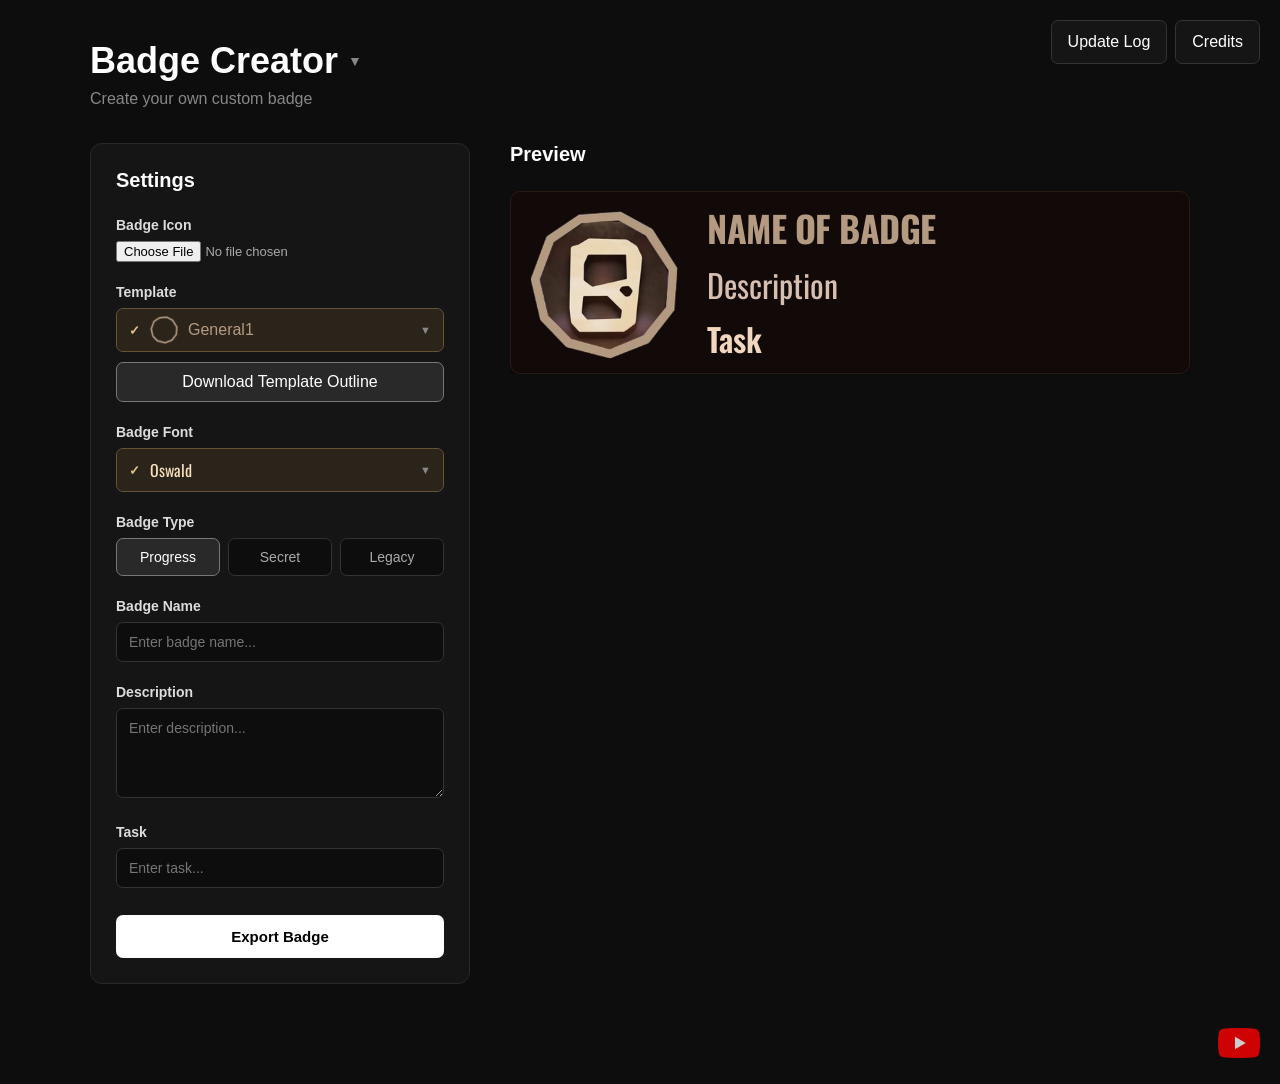
<file: versions/Badge creator 0.4/index.html>
<!--
FEATURE / FUNCTION LINE GUIDE (might be outdated)
Line numbers refer to THIS edited file. Ctrl+G to jump.
--- PAGE STRUCTURE ---
Main styles / CSS: line 58
Mobile responsive styles: line 1015
Update Log: line 1133
Credits dialog: line 1184
Modifiers Creator dialog: line 1197
Template dropdown / list of outlines: line 1282
The Hollow template option: line 1316
Font selection / font list: line 1328
Badge type buttons (Progress / Secret / Legacy): line 1370
Badge name / description / task inputs: line 1388
Badge preview HTML: line 1433
--- MAIN JAVASCRIPT ---
Preview scaling / resizing: line 1627
Font selection logic: line 1648
Base Secret / Legacy color definitions: line 1692
Progress name gradients (progressTemplates): line 1778
Template assets base path (TEMPLATE_PATH): line 1826
Secret outlines list (secretOutlines): line 1828
Secret-only options (The Hollow): line 1836
Secret name gradients (secretNameFills): line 1845
Outline image path resolver (outlineFor): line 1880
Name gradient selector (nameFillFor): line 1888
Outline image preparation (preparedOutline): line 1897
Template dropdown rendering (buildTemplateMenu): line 1982
Template preview update (apt): line 2094
Template selection change: line 2124
Download Template Outline handler: line 2135
Icon upload handler: line 2166
Badge name autofit (fbn): line 2191
Description autofit (fbd): line 2216
Task autofit (fbt): line 2254
Badge type switching (stf): line 2314
Export Badge handler: line 2419
PNG download handler: line 2414
Save PNG handler: line 2500
-->


<!DOCTYPE html>
<html lang="en">
<head>
<meta charset="UTF-8">
<meta name="viewport" content="width=device-width, initial-scale=1.0">
<meta name="theme-color" content="#0d0d0d">
<title>Badge Creator</title>
<link rel="icon" type="image/png" sizes="512x512" href="assets/Icon.png">
<link rel="shortcut icon" type="image/png" href="assets/Icon.png">
<link rel="apple-touch-icon" href="assets/Icon.png">

<link rel="preconnect" href="https://fonts.googleapis.com">
<link rel="preconnect" href="https://fonts.gstatic.com" crossorigin>
<link href="https://fonts.googleapis.com/css2?family=Oswald:wght@200..700&display=swap" rel="stylesheet">
<link href="https://fonts.googleapis.com/css2?family=Fredoka:wght@300..700&display=swap" rel="stylesheet">

<style>
@font-face {
    font-family: "Rblxdoorsnewfont";
    src: url("assets/fonts/Rblxdoorsnewfont-Regular.ttf") format("truetype");
    font-weight: 400;
    font-style: normal;
    font-display: swap;
}

@font-face {
    font-family: "Yellowtail";
    src: url("assets/fonts/Yellowtail.ttf") format("truetype");
    font-weight: 400;
    font-style: normal;
    font-display: swap;
}

@font-face {
    font-family: "Caveat";
    src: url("assets/fonts/Caveat.ttf") format("truetype");
    font-weight: 400;
    font-style: normal;
    font-display: swap;
}

@font-face {
    font-family: "MinecraftFont";
    src: url("assets/fonts/MinecraftFont.ttf") format("truetype");
    font-weight: 400;
    font-style: normal;
    font-display: swap;
}

* {
    box-sizing: border-box;
    margin: 0;
    padding: 0;
}

html {
    -webkit-text-size-adjust: 100%;
}

body {
    position: relative;
    font-family: Arial, Helvetica, sans-serif;
    background: #0d0d0d;
    color: #ffffff;
    min-height: 100vh;
    overflow-x: hidden;
}

img {
    max-width: 100%;
}

.app {
    width: 1100px;
    max-width: 95%;
    margin: 0 auto;
    padding: 40px 0 100px;
}

header {
    margin-bottom: 35px;
    padding-right: 240px;
}

header h1 {
    font-size: 36px;
    margin-bottom: 8px;
}

header p {
    color: #888;
    font-size: 16px;
}

main {
    display: grid;
    grid-template-columns: 380px minmax(0, 1fr);
    gap: 40px;
    align-items: start;
}

.settings {
    background: #151515;
    border: 1px solid #292929;
    border-radius: 12px;
    padding: 25px;
}

.settings h2,
.preview-section h2 {
    font-size: 20px;
    margin-bottom: 25px;
}

.setting {
    margin-bottom: 22px;
}

.setting label {
    display: block;
    font-size: 14px;
    font-weight: bold;
    margin-bottom: 8px;
    color: #ddd;
}

input[type="text"],
textarea,
select {
    width: 100%;
    background: #0d0d0d;
    color: white;
    border: 1px solid #333;
    border-radius: 7px;
    padding: 11px 12px;
    font-size: 14px;
    font-family: inherit;
    outline: none;
}

input[type="text"]:focus,
textarea:focus,
select:focus {
    border-color: #777;
}

textarea {
    height: 90px;
    resize: vertical;
}

input[type="file"] {
    width: 100%;
    color: #aaa;
    font-size: 13px;
}

.type-buttons {
    display: flex;
    gap: 8px;
}

.type-button {
    flex: 1;
    padding: 10px 5px;
    background: #0d0d0d;
    color: #aaa;
    border: 1px solid #333;
    border-radius: 7px;
    cursor: pointer;
    font-size: 14px;
    font-family: inherit;
    transition: 0.15s;
    -webkit-tap-highlight-color: transparent;
}

.type-button:hover {
    border-color: #666;
    color: white;
}

.type-button.active {
    background: #292929;
    color: white;
    border-color: #777;
}

#exportButton {
    width: 100%;
    padding: 13px;
    margin-top: 5px;

    background: white;
    color: black;

    border: none;
    border-radius: 7px;

    font-size: 15px;
    font-weight: bold;
    font-family: inherit;

    cursor: pointer;
    transition: 0.15s;
    -webkit-tap-highlight-color: transparent;
}

#exportButton:hover {
    background: #ddd;
}

#exportButton:active {
    background: #bbb;
}

#exportButton:disabled {
    opacity: 0.6;
    cursor: wait;
}

.export-status {
    margin-top: 10px;
    color: #aaa;
    font-size: 13px;
    line-height: 1.5;
}

.export-status:empty {
    display: none;
}

.export-save {
    margin-top: 12px;
    padding: 10px 14px;
    background: #292929;
    color: #fff;
    border: 1px solid #777;
    border-radius: 7px;
    font: inherit;
    cursor: pointer;
}

.export-download {
    display: block;
    margin-top: 12px;
    color: #ddd;
    font-size: 14px;
}

.export-download[hidden] {
    display: none;
}

#template[hidden],
.template-dropdown[hidden] {
    display: none;
}

.template-download {
    width: 100%;
    margin-top: 10px;
}

.template-download:hover {
    border-color: #999;
}

.template-download:disabled {
    opacity: 0.6;
    cursor: wait;
}

.template-dropdown .font-dropdown-menu {
    max-height: 320px;
}

.template-option.font-option {
    display: flex;
    align-items: center;
    justify-content: space-between;
    gap: 12px;
    cursor: pointer;
}

.template-option.font-option:hover {
    background: #222;
}

.template-option.font-option.current,
.template-option.font-option.current:hover {
    color: #f5dfbd;
    background: #2b241b;
    box-shadow: inset 0 0 0 1px #685237;
}

.font-dropdown {
    position: relative;
    width: 100%;
}

.font-dropdown-button {
    width: 100%;
    height: 44px;
    padding: 0 12px;
    background: #0d0d0d;
    color: white;
    border: 1px solid #333;
    border-radius: 7px;
    cursor: pointer;

    display: flex;
    align-items: center;
    justify-content: space-between;

    font-size: 16px;
    font-family: inherit;
    -webkit-tap-highlight-color: transparent;
}

.font-dropdown-button:focus {
    border-color: #777;
    outline: none;
}

.font-arrow {
    font-family: Arial, sans-serif;
    font-size: 11px;
    color: #888;
}

.font-dropdown-menu {
    display: none;
    position: absolute;
    z-index: 100;
    left: 0;
    right: 0;
    top: calc(100% + 5px);

    background: #151515;
    border: 1px solid #333;
    border-radius: 7px;

    max-height: 280px;
    overflow-y: auto;
    overflow-x: hidden;

    box-shadow: 0 10px 25px rgba(0, 0, 0, 0.5);
}

.font-dropdown-menu.open {
    display: block;
}

.font-option {
    padding: 12px;
    cursor: pointer;
    background: #151515;
    font-size: 16px;
    -webkit-tap-highlight-color: transparent;
}

.font-option:hover {
    background: #222;
}

.font-option {
    display: flex;
    align-items: center;
    justify-content: space-between;
    gap: 12px;
}

.font-option.current,
.font-option.current:hover {
    color: #f5dfbd;
    background: #2b241b;
    box-shadow: inset 0 0 0 1px #685237;
}

.selected-indicator,
.selected-indicator:focus {
    color: #f5dfbd;
    background: #2b241b;
    border-color: #685237;
}

.selected-indicator:focus-visible {
    border-color: #e7c38a;
}

.selected-value {
    display: flex;
    align-items: center;
    gap: 10px;
    min-width: 0;
}

/* Keep the selected template thumbnail inside the dropdown button. */
#templateDropdownThumb {
    width: 28px;
    height: 28px;
    flex: 0 0 28px;
    object-fit: contain;
    max-width: none;
}

.selected-value > span:last-child {
    overflow: hidden;
    white-space: nowrap;
    text-overflow: ellipsis;
}

.selected-check {
    flex-shrink: 0;
    color: #e7c38a;
    font-family: Arial, sans-serif;
    font-size: 13px;
    font-weight: 700;
}

.template-option {
    width: 100%;
    border: 0;
    color: #fff;
    font-family: inherit;
    font-size: 15px;
    text-align: left;
}

.template-option:focus-visible {
    outline: 2px solid #e7c38a;
    outline-offset: -2px;
}

.template-option-name {
    display: flex;
    align-items: center;
    gap: 10px;
    min-width: 0;
}

.template-namefill-preview {
    display: inline-block;
    background: var(--preview-name-fill);
    background-clip: text;
    -webkit-background-clip: text;
    color: transparent;
    -webkit-text-fill-color: transparent;
}

.template-option.font-option.template-preview-brighter {
    background: #151515;
}

.template-option small {
    display: block;
    margin-top: 3px;
    color: #999;
    font-size: 11px;
}

.template-option.current small {
    color: #c4b499;
}

.template-thumb {
    position: relative;
    flex-shrink: 0;
    width: 28px;
    height: 28px;
    overflow: hidden;
}

.template-thumb img {
    position: absolute;
    left: 0;
    top: 0;
    width: 100%;
    height: 100%;
    max-width: none;
    object-fit: contain;
}

.font-preview-oswald  { font-family: "Oswald", sans-serif; }
.font-preview-arial   { font-family: Arial, sans-serif; }
.font-preview-verdana { font-family: Verdana, sans-serif; }
.font-preview-georgia { font-family: Georgia, serif; }
.font-preview-impact  { font-family: Impact, sans-serif; }
.font-preview-doors   { font-family: "Rblxdoorsnewfont", sans-serif; }
.font-preview-fredoka { font-family: "Fredoka", sans-serif; }
.font-preview-MinecraftFont { font-family: "MinecraftFont", sans-serif; }
.font-preview-Caveat { font-family: "Caveat", sans-serif; }
.font-preview-Yellowtail { font-family: "Yellowtail", sans-serif; }

.page-dropdown {
    position: relative;
    display: inline-block;
    max-width: 100%;
}

.page-dropdown-button {
    display: inline-flex;
    align-items: center;
    gap: 10px;
    padding: 0;
    background: none;
    border: 0;
    color: inherit;
    font: inherit;
    cursor: pointer;
    -webkit-tap-highlight-color: transparent;
}

.page-dropdown-button:focus-visible {
    outline: 2px solid #fff;
    outline-offset: 3px;
}

.page-dropdown-button .font-arrow {
    font-size: 14px;
}

.page-dropdown-button:hover .font-arrow {
    color: #fff;
}

.page-dropdown-menu {
    display: none;
    position: absolute;
    z-index: 1000;
    left: 0;
    top: calc(100% + 5px);
    width: 360px;
    padding: 8px;
    max-width: calc(100vw - 32px);

    background: #151515;
    border: 1px solid #333;
    border-radius: 7px;

    box-shadow: 0 10px 25px rgba(0, 0, 0, 0.5);
    overflow: hidden;
}

.page-dropdown-menu.open {
    display: block;
}

.page-menu-label {
    padding: 8px 10px 12px;
    color: #999;
    font-size: 11px;
    font-weight: 700;
    letter-spacing: .12em;
    text-transform: uppercase;
}

.page-option {
    width: 100%;
    display: flex;
    align-items: center;
    justify-content: space-between;
    gap: 12px;
    padding: 14px 12px;
    border: 1px solid transparent;
    border-radius: 6px;
    background: transparent;
    color: #eee;
    font: inherit;
    font-size: 15px;
    text-align: left;
    cursor: pointer;
    -webkit-tap-highlight-color: transparent;
}

.page-option + .page-option { margin-top: 5px; }
.page-option strong { display: block; font-weight: 600; }
.page-option small { display: block; margin-top: 5px; color: #999; font-size: 12px; line-height: 1.4; }
.page-option:hover { background: #252525; }
.page-option:focus-visible { outline: 2px solid #e7c38a; outline-offset: -2px; }
.page-option.current,
.page-option.current:hover {
    color: #f5dfbd;
    background: #2b241b;
    border-color: #685237;
}
.page-option.current small { color: #c4b499; }
.page-selected {
    flex-shrink: 0;
    padding: 5px 8px;
    background: #e7c38a;
    border-radius: 4px;
    color: #2b2114;
    font-size: 11px;
    font-weight: 700;
}
.page-option.disabled { color: #777; cursor: default; }


.confirm-dialog form {
    display: flex;
    justify-content: flex-end;
    gap: 8px;
}

.confirm-dialog .credits-close {
    min-width: 88px;
}

.preview-section {
    min-width: 0;
}

.badge-stage {
    position: relative;
    width: 100%;
    height: 183px;
    overflow: hidden;
}

.badge {
    position: absolute;
    top: 0;
    left: 0;

    width: 680px;
    height: 183px;

    transform-origin: top left;

    background: #120a08;
    border: 1px solid #2a1a16;
    border-radius: 10px;
    padding: 18px;
    display: flex;
    gap: 28px;
    overflow: hidden;
    box-shadow: 0 15px 40px rgba(0, 0, 0, 0.5);

    font-family: var(--badge-font, "Oswald", sans-serif);
}

.badge-icon {
    width: 150px;
    height: 150px;

    flex-shrink: 0;

    position: relative;

    display: flex;
    align-items: center;
    justify-content: center;
}

.badge-icon-border {
    position: absolute;
    inset: 0;

    background: var(--template-border-fill, #d5c3a5);

    clip-path: polygon(
        64.09% 2.03%,
        87.79% 17.26%,
        99.49% 42.88%,
        95.48% 70.77%,
        77.03% 92.06%,
        50% 100%,
        22.97% 92.06%,
        4.52% 70.77%,
        0.51% 42.88%,
        12.21% 17.26%,
        35.91% 2.03%
    );
}

.badge-icon-inner {
    position: absolute;
    inset: 9px;

    background: #1b100d;
    overflow: hidden;

    clip-path: polygon(
        64.09% 2.03%,
        87.79% 17.26%,
        99.49% 42.88%,
        95.48% 70.77%,
        77.03% 92.06%,
        50% 100%,
        22.97% 92.06%,
        4.52% 70.77%,
        0.51% 42.88%,
        12.21% 17.26%,
        35.91% 2.03%
    );

    display: flex;
    align-items: center;
    justify-content: center;
}

.badge.type-secret .badge-icon-border,
.badge.type-legacy .badge-icon-border {
    --border-fill: var(--template-border-fill);

    background: var(--border-fill);

    -webkit-mask: repeating-conic-gradient(
        from -9deg,
        #000 0deg 23deg,
        transparent 23deg 36deg
    );

    mask: repeating-conic-gradient(
        from -9deg,
        #000 0deg 23deg,
        transparent 23deg 36deg
    );

    clip-path: polygon(
        64.09% 2.03%,
        87.79% 17.26%,
        99.49% 42.88%,
        95.48% 70.77%,
        77.03% 92.06%,
        50% 100%,
        22.97% 92.06%,
        4.52% 70.77%,
        0.51% 42.88%,
        12.21% 17.26%,
        35.91% 2.03%
    );
}

.badge-icon img {
    width: 100%;
    height: 100%;
    object-fit: cover;
    display: block;
}

.badge-icon img.progress-template {
    position: absolute;
    inset: 0;
    z-index: 1;
    display: none;
    object-fit: contain;
    max-width: none;
    pointer-events: none;
}

.badge.type-progress .badge-icon-border,
.badge.type-secret .badge-icon-border,
.badge.type-legacy .badge-icon-border {
    display: none;
}

.badge.type-progress img.progress-template,
.badge.type-secret img.progress-template,
.badge.type-legacy img.progress-template {
    display: block;
}

#iconPlaceholder {
    display: none;
}

.badge.type-progress .badge-content {
    padding-top: 0;

    display: flex;
    flex-direction: column;

    min-height: 150px;

    position: relative;

    flex: 1;
    min-width: 0;
}

.badge-content h3 {
    font-size: 23.5px;
    line-height: 1;

    margin-bottom: 8px;
    padding-bottom: 3px;

    font-weight: 900;
    letter-spacing: -0.5px;

    width: 99%;

    white-space: nowrap;
    overflow: hidden;

    background: var(--template-name-fill, #ff6aa2);

    -webkit-background-clip: text;
    background-clip: text;

    color: transparent;
}

#badgeType {
    font-size: 24px;
    font-weight: 800;
    letter-spacing: 1px;
    color: #9f8980;
    margin-bottom: 12px;
}

.badge.type-secret .badge-content,
.badge.type-legacy .badge-content {
    flex: 1;
    min-width: 0;
}

.badge.type-secret #badgeType {
    width: 100%;
    white-space: nowrap;
    font-size: 17px;
}

.badge.type-secret .badge-content h3 {
    font-size: 32px;
}

.badge.type-secret #badgeDescription {
    font-size: 30px;
    overflow-wrap: anywhere;
}

.badge.type-secret #badgeTask {
    font-size: 31px;
    margin-top: auto;
    overflow-wrap: anywhere;
}

.badge.type-legacy #badgeType {
    width: 100%;
    white-space: nowrap;
    font-size: 15px;
}

.badge.type-legacy .badge-content h3 {
    font-size: 32px;
}

.badge.type-legacy #badgeDescription {
    font-size: 30px;
    overflow-wrap: anywhere;
}

.badge.type-legacy #badgeTask {
    font-size: 31px;
    margin-top: auto;
    overflow-wrap: anywhere;
}

#badgeDescription {
    color: #d7bfb0;
    font-size: 27px;
    line-height: 1.15;
    margin-bottom: 10px;
}

#badgeTask {
    color: #f1d7be;
    font-size: 28px;
    line-height: 1.15;
    font-weight: 600;
}

.badge.type-progress #badgeType {
    display: none;
}

.badge.type-progress .badge-content h3 {
    align-self: flex-start;
    font-size: 36px;
    width: 100%;
    margin-bottom: 8px;
}

.badge.type-progress #badgeDescription {
    font-size: 32px;
    margin: 0;

    position: absolute;
    left: 0;
    right: 0;
    width: 100%;
    white-space: nowrap;

    top: 50%;
    transform: translateY(-50%);
    overflow-wrap: anywhere;
}

.badge.type-progress #badgeTask {
    font-size: 32px;
    margin: 0;

    position: absolute;
    left: 0;
    right: 0;
    width: 100%;

    bottom: 2px;
    overflow-wrap: anywhere;
}

.credits-button,
.credits-close {
    min-height: 44px;
    padding: 10px 16px;
    background: #151515;
    color: #fff;
    border: 1px solid #333;
    border-radius: 7px;
    font: inherit;
    cursor: pointer;
    -webkit-tap-highlight-color: transparent;
}

.page-actions {
    position: absolute;
    top: 20px;
    right: 20px;
    z-index: 1000;
    display: flex;
    gap: 8px;
}

.credits-button:hover,
.credits-close:hover {
    background: #292929;
    border-color: #777;
}

.credits-button:focus-visible,
.credits-close:focus-visible {
    outline: 2px solid #fff;
    outline-offset: 3px;
}

.credits-dialog {
    width: 420px;
    max-width: calc(100% - 32px);
    max-height: calc(100% - 32px);
    margin: auto;
    padding: 25px;
    background: #151515;
    color: #fff;
    border: 1px solid #292929;
    border-radius: 12px;
    box-shadow: 0 15px 40px rgba(0, 0, 0, 0.5);
}

.credits-dialog::backdrop {
    background: rgba(0, 0, 0, 0.75);
}

.credits-dialog h2 {
    font-size: 20px;
    margin-bottom: 25px;
}

.credits-dialog p {
    color: #ddd;
    line-height: 1.6;
    overflow-wrap: anywhere;
}

.credits-dialog form {
    margin-top: 25px;
    text-align: right;
}

.update-log-dialog {
    width: 640px;
    overflow-y: auto;
}

.update-log-text {
    white-space: pre-wrap;
    overflow-wrap: anywhere;
    color: #ddd;
    line-height: 1.6;
}

.youtube-link {
    position: absolute;
    right: 20px;
    bottom: 20px;

    width: 42px;
    height: 42px;

    display: flex;
    align-items: center;
    justify-content: center;

    z-index: 1000;

    opacity: 0.8;
    transition: opacity 0.2s ease, transform 0.2s ease;
}

.youtube-link img {
    width: 100%;
    height: 100%;
    object-fit: contain;
}

.youtube-link:hover {
    opacity: 1;
    transform: scale(1.08);
}

@media (max-width: 1000px) {

    main {
        grid-template-columns: 320px minmax(0, 1fr);
        gap: 26px;
    }

    .settings {
        padding: 20px;
    }
}

@media (max-width: 860px) {

    .app {
        max-width: 92%;
        padding: 26px 0 90px;
    }

    header {
        margin-bottom: 22px;
        padding-top: 54px;
        padding-right: 0;
    }

    .page-actions {
        top: 14px;
        right: 14px;
    }

    header h1 {
        font-size: 27px;
    }

    header p {
        font-size: 14px;
    }

    main {
        grid-template-columns: 1fr;
        gap: 28px;
    }

    .settings {
        padding: 18px;
        border-radius: 10px;
    }

    .settings h2,
    .preview-section h2 {
        font-size: 18px;
        margin-bottom: 18px;
    }

    .setting {
        margin-bottom: 18px;
    }

    .type-buttons {
        flex-wrap: wrap;
        gap: 6px;
    }

    .type-button {
        flex: 1 1 30%;
        min-width: 90px;
        padding: 12px 6px;
    }

    input[type="text"],
    textarea,
    select {
        font-size: 16px;
    }

    #exportButton {
        padding: 15px;
        font-size: 16px;
    }

    .youtube-link {
        right: 14px;
        bottom: 14px;
        width: 38px;
        height: 38px;
    }
}

@media (max-width: 420px) {

    .app {
        max-width: 94%;
        padding: 20px 0 84px;
    }

    header h1 {
        font-size: 23px;
    }

    .settings {
        padding: 15px;
    }

    .type-button {
        font-size: 13px;
        min-width: 80px;
    }
}
</style>
</head>

<body>

<div class="page-actions">
    <button type="button" class="credits-button" id="updateLogButton" aria-haspopup="dialog" aria-controls="updateLogDialog">Update Log</button>
    <button type="button" class="credits-button" id="creditsButton" aria-haspopup="dialog" aria-controls="creditsDialog">Credits</button>
</div>

<dialog class="credits-dialog update-log-dialog" id="updateLogDialog" aria-labelledby="updateLogTitle">
    <h2 id="updateLogTitle">Update Log</h2>
    <div class="update-log-text">Version 0.1

Fixed bug with small badge name totally messing everything up
Added autofit for text
Made task text bold
Fixed battle template not showing in the progress templates (It's still inaccurate, Ill try to fix it later)

Hotfix 0.1.1

Fixed autofit not working for Secret n Legacy
Fixed update log being empty

Version 0.2

Added new placeholder icon
After clicking "export" it alerts a user that export aint working rn
totally messed up the "challenge", "battle", and "battle2" templates

Version 0.3 - THE FONTS UPDATE ( 03/10/26)

Added 6 new fonts, and made oswald the default one
    -Including DOORS custom font
Added redirect to my YT cannel, cuz why not

0.3.1 - Mobile Update

- Added mobile support

-Tysm bread023250 for creating mobile support

0.4 - The Templates Update :fire: (09.11.2026) 

      -Totally overhauled Font and Template selection UI
      -Totally overhauled Templates, they arent now pre-made gardients, but the png instead, so its much more accurate now
      -Added missing outlines, and fixed some existing ones
      -Renamed the outlines
      -You can now install the current Outline by clicking the button below Outline selection 
      - Added export, might be buggy, but overall it works
      -Added an icon for the website (tysm SMI51Official for creating it)
      - Added modifier creator, you can open it upon clicking an arrow next to "Badge Creator" text (Ty daniel_genghis2026 for creating it)
      -Added "Fredoka", "Minecraft"m "Caveat" and "Yellowtail" to the font list
      - Added beta creator to the custom creators list (if you dk, its the badge creator but beta versions)
      - Moved to github, previously used netlify

      -0.5 is gonna be big :]

0.5 Customisation update (After the sun explodes)
        -Added herobrine 
        -deleted herobrine forever

        
     </div>
    <form method="dialog">
        <button type="submit" class="credits-close" autofocus>Close</button>
    </form>
</dialog>

<dialog class="credits-dialog" id="creditsDialog" aria-labelledby="creditsTitle" aria-describedby="creditsText">
    <h2 id="creditsTitle">Credits:</h2>
    <div id="creditsText">
        <p>TegBS - Creator</p>
        <p>bread023250 - for creating mobile support</p>
        <p>daniel_genghis2026 - Creator of Modifiers Creator</p>
        <p>SMI51Official - for creating icon for the website</p>
    </div>
    <form method="dialog">
        <button type="submit" class="credits-close" autofocus>Close</button>
    </form>
</dialog>

<dialog class="credits-dialog confirm-dialog" id="modifiersDialog" aria-labelledby="modifiersTitle" aria-describedby="modifiersText">
    <h2 id="modifiersTitle">Modifiers Creator</h2>
    <p id="modifiersText">Do you want to visit Modifiers Creator?</p>
    <form method="dialog">
        <button type="submit" class="credits-close" value="no" autofocus>No</button>
        <button type="submit" class="credits-close" value="yes">Yes</button>
    </form>
</dialog>

<dialog class="credits-dialog confirm-dialog" id="betaDialog" aria-labelledby="betaTitle" aria-describedby="betaText">
    <h2 id="betaTitle">Beta Creator</h2>
    <p id="betaText">Do you want to visit Beta Creator?</p>
    <form method="dialog">
        <button type="submit" class="credits-close" value="no" autofocus>No</button>
        <button type="submit" class="credits-close" value="yes">Yes</button>
    </form>
</dialog>

<dialog class="credits-dialog confirm-dialog" id="secretOutlineDialog" aria-label="Secret outline" aria-describedby="secretOutlineText">
    <p id="secretOutlineText">There is no secret outline for this template yet</p>
    <form method="dialog">
        <button type="submit" class="credits-close" autofocus>OK</button>
    </form>
</dialog>

<a
    href="https://www.youtube.com/@TegBS"
    target="_blank"
    rel="noopener noreferrer"
    class="youtube-link"
    aria-label="TegBS YouTube channel"
>
    <img src="assets/youtube.png" alt="YouTube">
</a>

<div class="app">

    <header>
        <div class="page-dropdown" id="pageDropdown">
            <h1>
                <button type="button" class="page-dropdown-button" id="pageDropdownButton" aria-haspopup="menu" aria-expanded="false" aria-controls="pageDropdownMenu">
                    <span>Badge Creator</span>
                    <span class="font-arrow" aria-hidden="true">▼</span>
                </button>
            </h1>

            <div class="page-dropdown-menu" id="pageDropdownMenu" role="menu" aria-label="Other creators">
                <div class="page-menu-label" role="presentation">Choose your creator</div>
                <button type="button" class="page-option current" role="menuitem" aria-current="page" data-page="badge" tabindex="-1">
                    <span><strong>Badge Creator</strong><small>Design custom DOORS badges</small></span>
                    <span class="page-selected">✓ Selected</span>
                </button>
                <button type="button" class="page-option" role="menuitem" data-page="modifiers" tabindex="-1">
                    <span><strong>Modifiers Creator</strong><small>Create custom game modifiers</small></span>
                    <span aria-hidden="true">↗</span>
                </button>
                <button type="button" class="page-option" role="menuitem" data-page="beta" tabindex="-1">
                    <span><strong>Beta Creator</strong><small>Create beta DOORS badges</small></span>
                    <span aria-hidden="true">↗</span>
                </button>
                <div class="page-option disabled" role="presentation"><small>More creators coming soon</small></div>
            </div>
        </div>
        <p>Create your own custom badge</p>
    </header>

    <main>

        <section class="settings">

            <h2>Settings</h2>

            <div class="setting">
                <label for="iconInput">Badge Icon</label>

                <input
                    type="file"
                    id="iconInput"
                    accept="image/png, image/jpeg, image/webp"
                >
            </div>

            <div class="setting" id="templateSetting">
                <label for="templateDropdownButton">Template</label>

                <div class="font-dropdown template-dropdown" id="templateDropdown">
                    <button type="button" class="font-dropdown-button selected-indicator" id="templateDropdownButton" aria-haspopup="listbox" aria-expanded="false" aria-controls="templateDropdownMenu">
                        <span class="selected-value">
                            <span class="selected-check" aria-hidden="true">✓</span>
                            <img id="templateDropdownThumb" src="assets/templates/progress/general1.png" alt="">
                            <span id="templateDropdownLabel">General1</span>
                        </span>
                        <span class="font-arrow" aria-hidden="true">▼</span>
                    </button>

                    <div class="font-dropdown-menu" id="templateDropdownMenu" role="listbox" aria-label="Templates"></div>
                </div>

                <select id="template" hidden aria-hidden="true" tabindex="-1">
                    <option value="General1.png">General1</option>
                    <option value="Group.png">Group</option>
                    <option value="General2.png">General2</option>
                    <option value="Archives.png">Archives</option>
                    <option value="Stairwells.png">Stairwells</option>
                    <option value="Entity1.png">Entity</option>
                    <option value="Entity2.png">Entity (Rare)</option>
                    <option value="Entity3.png">Entity (Very Rare)</option>
                    <option value="Floor1.png">Floor Escape</option>
                    <option value="Floor2.png">Subfloor Escape</option>
                    <option value="Crucifix1.png">Crucifix</option>
                    <option value="Crucifix2.png">Crucifix (Rare)</option>
                    <option value="Challenge.png">Challenge</option>
                    <option value="Dailyrun.png">Daily Run</option>
                    <option value="Battle1.png">Battle Mode</option>
                    <option value="Battle2.png">Battle Mode (Rare)</option>
                    <option value="AprilFools.png">April Fools</option>
                    <option value="CC.png">Content Creator</option>
                    <option value="CrucifixUnused.png">Crucifix (Unused)</option>
                    <option value="Glitch.png">Glitch</option>
                    <option value="GlitchUnused.png">Glitch (Unused)</option>
                    <option value="Holiday1.png">Holiday</option>
                    <option value="Holiday2.png">Holiday (Rare)</option>
                    <option value="Rushing.png">Rush Mode</option>
                    <option value="TH1.png">Tower Heroes</option>
                    <option value="TH2.png">True Tower Hero</option>
                    <option value="TH3.png">Hotel Adventure</option>
                    <option value="TH4.png">Void Buster</option>
                    <option value="TheHunt.png">The Hunt</option>
                    <option value="ToT1.png">Trick or Treat</option>
                    <option value="ToT2.png">Trick or Treat (Rare)</option>
                    <option value="UTG.png">UTG</option>
                    <option value="Unused.png">Unused</option>
                    <option value="TheHollow.png">The Hollow</option>
                </select>

                <button type="button" class="export-save template-download" id="templateDownloadButton" aria-describedby="templateDownloadStatus">
                    Download Template Outline
                </button>
                <p class="export-status" id="templateDownloadStatus" role="status" aria-live="polite"></p>
            </div>

            <div class="setting">
                <label for="fontDropdownButton">Badge Font</label>

                <div class="font-dropdown" id="fontDropdown">
                    <button type="button" class="font-dropdown-button selected-indicator" id="fontDropdownButton">
                        <span class="selected-value">
                            <span class="selected-check" aria-hidden="true">✓</span>
                            <span id="fontDropdownLabel" class="font-preview-oswald">Oswald</span>
                        </span>
                        <span class="font-arrow">▼</span>
                    </button>

                    <div class="font-dropdown-menu" id="fontDropdownMenu">
                        <div class="font-option current" data-font="Oswald">
                            <span class="font-preview-oswald">Oswald</span>
                            <span class="page-selected">✓ Selected</span>
                        </div>

                        <div class="font-option" data-font="Fredoka">
                            <span class="font-preview-fredoka">Fredoka</span>
                        </div>

                        <div class="font-option" data-font="Arial">
                            <span class="font-preview-arial">Arial</span>
                        </div>

                        <div class="font-option" data-font="Verdana">
                            <span class="font-preview-verdana">Verdana</span>
                        </div>

                        <div class="font-option" data-font="Georgia">
                            <span class="font-preview-georgia">Georgia</span>
                        </div>

                        <div class="font-option" data-font="Impact">
                            <span class="font-preview-impact">Impact</span>
                        </div>

                        <div class="font-option" data-font="Rblxdoorsnewfont">
                            <span class="font-preview-doors">Doors</span>
                        </div>

                        <div class="font-option" data-font="MinecraftFont">
                            <span class="font-preview-MinecraftFont">Minecraft</span>
                        </div>

                        <div class="font-option" data-font="Caveat">
                            <span class="font-preview-Caveat">Caveat</span>
                        </div>

                        <div class="font-option" data-font="Yellowtail">
                            <span class="font-preview-Yellowtail">Yellowtail</span>
                        </div>

                    </div>
                </div>
            </div>

            <div class="setting">
                <label>Badge Type</label>

                <div class="type-buttons">
                    <button class="type-button active" data-type="PROGRESS">
                        Progress
                    </button>

                    <button class="type-button" data-type="SECRET">
                        Secret
                    </button>

                    <button class="type-button" data-type="LEGACY">
                        Legacy
                    </button>
                </div>
            </div>

            <div class="setting">
                <label for="nameInput">Badge Name</label>

                <input
                    type="text"
                    id="nameInput"
                    placeholder="Enter badge name..."
                    maxlength="40"
                >
            </div>

            <div class="setting">
                <label for="descriptionInput">Description</label>

                <textarea
                    id="descriptionInput"
                    placeholder="Enter description..."
                    maxlength="150"
                ></textarea>
            </div>

            <div class="setting">
                <label for="taskInput">Task</label>

                <input
                    type="text"
                    id="taskInput"
                    placeholder="Enter task..."
                    maxlength="100"
                >
            </div>

            <button type="button" id="exportButton" aria-describedby="exportStatus">
                Export Badge
            </button>
            <p class="export-status" id="exportStatus" role="status" aria-live="polite"></p>
            <button type="button" class="export-save" id="savePngButton" hidden>Save PNG…</button>
            <a class="export-download" id="downloadPngLink" hidden>Download PNG to files</a>

        </section>

        <section class="preview-section">

            <h2>Preview</h2>

            <div class="badge-stage" id="badgeStage">

                <div class="badge type-progress" id="badge">

                    <div class="badge-icon">
                        <div class="badge-icon-border"></div>
                        <img class="progress-template" id="progressTemplateImage" src="assets/templates/progress/general1.png" alt="">

                        <div class="badge-icon-inner">
                            <span id="iconPlaceholder">ICON</span>
                            <img id="badgeIcon" src="assets/default-icon.png" alt="Badge Icon">
                        </div>
                    </div>

                    <div class="badge-content">

                        <h3 id="badgeName">
                            NAME OF BADGE
                        </h3>

                        <div id="badgeType">
                            PROGRESS
                        </div>

                        <p id="badgeDescription">
                            Description
                        </p>

                        <p id="badgeTask">
                            Task
                        </p>

                    </div>

                </div>

            </div>

        </section>

    </main>

</div>

<script src="assets/vendor/html-to-image-1.11.13.js"></script>

<script>
// Developer toggle: set to false to disable template NameFill previews.
const ENABLE_NAMEFILL_PREVIEW = true;

(function () {
    "use strict";

    var creditsButton = document.getElementById("creditsButton");
    var creditsDialog = document.getElementById("creditsDialog");

    creditsButton.addEventListener("click", function () {
        creditsDialog.showModal();
    });

    creditsDialog.addEventListener("close", function () {
        creditsButton.focus();
    });

    var updateLogButton = document.getElementById("updateLogButton");
    var updateLogDialog = document.getElementById("updateLogDialog");

    updateLogButton.addEventListener("click", function () {
        updateLogDialog.showModal();
    });

    updateLogDialog.addEventListener("close", function () {
        updateLogButton.focus();
    });
})();

(function () {
    "use strict";

    var pdd = document.getElementById("pageDropdown");
    var pdb = document.getElementById("pageDropdownButton");
    var pdm = document.getElementById("pageDropdownMenu");
    var mdd = document.getElementById("modifiersDialog");
    var betaDialog = document.getElementById("betaDialog");

    function closePageMenu() {
        pdm.classList.remove("open");
        pdb.setAttribute("aria-expanded", "false");
    }

    pdb.addEventListener("click", function (evt) {
        evt.stopPropagation();

        var open = pdm.classList.toggle("open");
        pdb.setAttribute("aria-expanded", open ? "true" : "false");
        if (open) pdm.querySelector("button").focus();
    });

    pdb.addEventListener("keydown", function (evt) {
        if (evt.key === "ArrowDown" || evt.key === "ArrowUp") {
            evt.preventDefault();
            pdm.classList.add("open");
            pdb.setAttribute("aria-expanded", "true");
            var options = pdm.querySelectorAll("button");
            options[evt.key === "ArrowUp" ? options.length - 1 : 0].focus();
        }
    });

    pdm.addEventListener("keydown", function (evt) {
        var options = Array.from(pdm.querySelectorAll("button"));
        var index = options.indexOf(document.activeElement);
        if (["ArrowDown", "ArrowUp", "Home", "End"].includes(evt.key)) {
            evt.preventDefault();
            var next = evt.key === "Home" ? 0 : evt.key === "End" ? options.length - 1
                : (index + (evt.key === "ArrowDown" ? 1 : -1) + options.length) % options.length;
            options[next].focus();
        }
        if (evt.key === "Tab") closePageMenu();
    });

    pdd.addEventListener("focusout", function (evt) {
        if (!pdd.contains(evt.relatedTarget)) closePageMenu();
    });

    var pageOptions = pdm.querySelectorAll(".page-option");

    pageOptions.forEach(function (opt) {
        opt.addEventListener("click", function () {
            if (opt.classList.contains("disabled")) {
                return;
            }

            closePageMenu();
            pdb.focus();

            if (opt.dataset.page === "modifiers") {
                mdd.showModal();
            } else if (opt.dataset.page === "beta") {
                betaDialog.returnValue = "";
                betaDialog.showModal();
            }
        });
    });

    document.addEventListener("click", function (evt) {
        if (!pdd.contains(evt.target)) {
            closePageMenu();
        }
    });

    document.addEventListener("keydown", function (evt) {
        if (evt.key === "Escape" && pdm.classList.contains("open")) {
            closePageMenu();
            pdb.focus();
        }
    });

    betaDialog.addEventListener("close", function () {
        if (betaDialog.returnValue === "yes") {
            window.location.href = "https://doorsbadgecreator.github.io/betacreator/";
            return;
        }

        pdb.focus();
    });

    mdd.addEventListener("close", function () {
        if (mdd.returnValue === "yes") {
            window.location.href = "https://customdoorsmodifiers.netlify.app/";
            return;
        }

        pdb.focus();
    });
})();

(function () {
    "use strict";

    var icn = document.getElementById("iconInput");
    var bgi = document.getElementById("badgeIcon");
    var icp = document.getElementById("iconPlaceholder");
    var exb = document.getElementById("exportButton");

    var nin = document.getElementById("nameInput");
    var din = document.getElementById("descriptionInput");
    var tin = document.getElementById("taskInput");

    var bnm = document.getElementById("badgeName");
    var bds = document.getElementById("badgeDescription");
    var bts = document.getElementById("badgeTask");
    var bty = document.getElementById("badgeType");

    var tbn = document.querySelectorAll(".type-button");
    var bdg = document.getElementById("badge");
    var bgs = document.getElementById("badgeStage");

    var fdd = document.getElementById("fontDropdown");
    var fdb = document.getElementById("fontDropdownButton");
    var fdl = document.getElementById("fontDropdownLabel");
    var fdm = document.getElementById("fontDropdownMenu");

    var tms = document.getElementById("template");

    var pts = Array.from(tms.options);
    var spt = tms.value;

    var BADGE_DESIGN_WIDTH = 680;
    var BADGE_DESIGN_HEIGHT = 183;

    function ubs() {
        var avl = bgs.clientWidth;
        if (!avl) return;

        var scl = Math.min(1, avl / BADGE_DESIGN_WIDTH);

        bdg.style.transform = "scale(" + scl + ")";
        bgs.style.height = (BADGE_DESIGN_HEIGHT * scl) + "px";
    }

    window.addEventListener("resize", ubs);
    window.addEventListener("orientationchange", function () {
        setTimeout(ubs, 120);
    });

    if (typeof ResizeObserver !== "undefined") {
        new ResizeObserver(ubs).observe(bgs);
    }

    ubs();

    fdb.addEventListener("click", function (evt) {
        evt.stopPropagation();
        fdm.classList.toggle("open");
    });

    var fop = fdm.querySelectorAll(".font-option");

    fop.forEach(function (opt) {
        opt.addEventListener("click", function () {
            var selectedFont = opt.dataset.font;
            var label = opt.querySelector("span").textContent;

            bdg.style.setProperty("--badge-font", selectedFont);

            fdl.textContent = label;
            fdl.style.fontFamily = selectedFont;

            fop.forEach(function (o) {
                o.classList.toggle("current", o === opt);
                var pill = o.querySelector(".page-selected");
                if (o === opt && !pill) {
                    pill = document.createElement("span");
                    pill.className = "page-selected";
                    pill.textContent = "✓ Selected";
                    o.appendChild(pill);
                } else if (o !== opt && pill) {
                    pill.remove();
                }
            });

            fdm.classList.remove("open");

            fbn();
            fbd();
            fbt();
        });
    });

    document.addEventListener("click", function (evt) {
        if (!fdd.contains(evt.target)) {
            fdm.classList.remove("open");
        }
    });

    var nonProgressTemplates = {

        general1: {
            borderFill: "#B49A80",
            nameFill: "#B49A80"
        },

        group: {
            borderFill: "linear-gradient(to bottom, #F4FCA7 0%, #E2C18B 50%, #84B4F5 100%)",
            nameFill: "linear-gradient(to bottom, #F4FCA7 0%, #E2C18B 50%, #84B4F5 100%)"
        },

        general2: {
            borderFill: "linear-gradient(to bottom, #F4FCA7 0%, #F9CC89 50%, #FE9567 100%)",
            nameFill: "linear-gradient(to bottom, #F4FCA7 0%, #F9CC89 50%, #FE9567 100%)"
        },

        archives: {
            borderFill: "linear-gradient(135deg, #82FF91 0%, #8DF3D0 32%, #82B7F4 58%, #8BFF9A 82%, #B4F58F 100%)",

            nameFill: "linear-gradient(135deg, #82B7F4 0%, #82B7F4 28%, #8BFF9A 28%, #8BFF9A 36%, #82B7F4 36%, #82B7F4 44%, #8BFF9A 44%, #8BFF9A 52%, #82B7F4 52%, #82B7F4 60%, #8BFF9A 60%, #8BFF9A 68%, #82B7F4 68%, #82B7F4 76%, #8BFF9A 76%, #8BFF9A 84%, #82B7F4 84%, #82B7F4 92%, #8BFF9A 92%, #8BFF9A 100%)"
        },

        stairwells: {
            borderFill: "linear-gradient(90deg, #66676B 0%, #55565A 30%, #414246 60%, #292A2E 100%)",

            nameFill: "linear-gradient(90deg, #707176 0%, #5C5D62 25%, #494A4F 50%, #37383D 75%, #27282C 100%)"
        },

        entity1: {
            borderFill: "linear-gradient(180deg, #CF8579 0%, #C97570 48%, #C76869 100%)",
            nameFill: "linear-gradient(180deg, #CF8579 0%, #C97570 48%, #C76869 100%)"
        },

        entity2: {
            borderFill: "linear-gradient(to bottom, #C594C5 0%, #E57B8A 50%, #F75F62 100%)",
            nameFill: "linear-gradient(to bottom, #C594C5 0%, #E57B8A 50%, #F75F62 100%)"
        },

        entity3: {
            borderFill: "linear-gradient(180deg, #F58FA6 0%, #EE72B7 42%, #C45BDD 78%, #A85BE8 100%)",
            nameFill: "linear-gradient(180deg, #F58FA6 0%, #EE72B7 42%, #C45BDD 78%, #A85BE8 100%)"
        },

        floor1: {
            borderFill: "linear-gradient(180deg, #E9FCFF 0%, #D9F6FF 35%, #B7E7FF 70%, #82C9F7 100%)",
            nameFill: "linear-gradient(180deg, #E8FCFF 0%, #CFEFFF 38%, #A8DBFF 72%, #7EC5F7 100%)"
        },

        floor2: {
            borderFill: "conic-gradient(from -31deg, #FFF06A 0%, #FFF06A 16%, #F8D58A 28%, #EFA7B5 40%, #D98FD1 47%, #82B9F5 54%, #82B9F5 62%, #C596E0 72%, #E9A5B5 84%, #F8D58A 94%, #FFF06A 100%)",
            nameFill: "linear-gradient(180deg, #FFF06A 0%, #F5D18A 32%, #E9A5B8 60%, #82B9F5 100%)"
        },

        crucifix1: {
            borderFill: "linear-gradient(180deg, #E7CBB5 0%, #D9F0FF 24%, #8CCEFF 50%, #D9F0FF 76%, #E7CBB5 100%)",
            nameFill: "linear-gradient(180deg, #E7CBB5 0%, #D9F0FF 24%, #8CCEFF 50%, #D9F0FF 76%, #E7CBB5 100%)"
        },

        crucifix2: {
            borderFill: "linear-gradient(180deg, #F1E4D5 0%, #DDF5FF 18%, #9DD9FF 36%, #82B9FF 50%, #C98FE0 67%, #E8A9B8 78%, #F0C77C 90%, #F0C77C 100%)",
            nameFill: "linear-gradient(180deg, #C8F7FF 0%, #A5DFFF 22%, #83B8F0 48%, #A99BEA 68%, #C58CE5 82%, #F09BC5 94%, #F0C36F 100%)"
        },

        challenge: {
            borderFill: "linear-gradient(90deg, #8ED8FF 0%, #8B7CFF 20%, #F05A6A 40%, #FFE56B 58%, #63E0C0 78%, #4C9CFF 100%)",
            nameFill: "linear-gradient(90deg, #8ED8FF 0%, #8B7CFF 20%, #F05A6A 40%, #FFE56B 58%, #63E0C0 78%, #4C9CFF 100%)"
        },

        "daily-run": {
            borderFill: "#20F044",
            nameFill: "#20F044"
        },

        battle: {
            borderFill: "linear-gradient(90deg, #B9ECFF 0%, #FFFFFF 50%, #5865D9 100%)",
            nameFill: "linear-gradient(90deg, #B9ECFF 0%, #FFFFFF 50%, #5865D9 100%)"
        },

        battle2: {
            borderFill: "linear-gradient(90deg, #FFFFFF 0%, #B9ECFF 25%, #FFE66D 50%, #F49BCB 75%, #5865D9 100%)",
            nameFill: "linear-gradient(90deg, #FFFFFF 0%, #B9ECFF 25%, #FFE66D 50%, #F49BCB 75%, #5865D9 100%)"
        }

    };

    var progressTemplates = {
        "General1.png": "linear-gradient(180deg, #b39e89 0%, #b49b82 5%, #b49a82 10%, #b39a82 15%, #b49a81 20%, #b49a82 25%, #b49a81 30%, #b49b81 35%, #b49a81 40%, #b49a80 45%, #b49a81 50%, #b49a82 55%, #b49a82 60%, #b49a80 65%, #b49a80 70%, #b49a81 75%, #b49a81 80%, #b49a82 85%, #b49a82 90%, #b49a81 95%, #b59b84 100%)",
        "Group.png": "linear-gradient(180deg, #f9ffb4 0%, #f4f7a5 5%, #f4f09e 10%, #f2e99f 15%, #f2e297 20%, #f0dc8f 25%, #f0d58c 30%, #eecf88 35%, #eec983 40%, #ecc381 45%, #e3c18c 50%, #d8bf96 55%, #d0bda2 60%, #c5bbad 65%, #bbbab7 70%, #b1b8c3 75%, #a7b6cf 80%, #9db4d8 85%, #94b3e4 90%, #8ab1f0 95%, #84b2fb 100%)",
        "General2.png": "linear-gradient(180deg, #f9ffb4 0%, #f6f9a7 5%, #f7f3a3 10%, #f6ed9f 15%, #f7e79b 20%, #f8e297 25%, #f7dc94 30%, #f8d890 35%, #f9d28c 40%, #f9cd8b 45%, #fac785 50%, #fbc283 55%, #fabd80 60%, #fcb77b 65%, #fdb177 70%, #fdac76 75%, #fda772 80%, #fca26f 85%, #fc9d6b 90%, #fe9769 95%, #fc966b 100%)",
        "Archives.png": nonProgressTemplates.archives.nameFill,
        "Stairwells.png": nonProgressTemplates.stairwells.nameFill,
        "Entity1.png": "linear-gradient(180deg, #c78681 0%, #c7827a 5%, #c88078 10%, #c77f79 15%, #c87d76 20%, #c77c75 25%, #c77a75 30%, #c77973 35%, #c87873 40%, #c67772 45%, #c67672 50%, #c77470 55%, #c7746f 60%, #c6726e 65%, #c7706e 70%, #c76f6d 75%, #c66e6c 80%, #c76d6b 85%, #c66b69 90%, #c66b6a 95%, #c76c6b 100%)",
        "Entity2.png": "linear-gradient(180deg, #c398c9 0%, #c394c1 5%, #c591bb 10%, #c88eb7 15%, #cb8bb1 20%, #cf88ad 25%, #d186a5 30%, #d583a2 35%, #d7809d 40%, #d97e97 45%, #de7b93 50%, #e0778d 55%, #e37587 60%, #e77283 65%, #e6717e 70%, #ee6d79 75%, #f06a74 80%, #f3676d 85%, #f4666a 90%, #f56364 95%, #f96363 100%)",
        "Entity3.png": "linear-gradient(180deg, #ff9a9f 0%, #fc969f 5%, #f794a3 10%, #f491a6 15%, #f28eaa 20%, #ee8daf 25%, #eb8ab4 30%, #e889b7 35%, #e485ba 40%, #e083c0 45%, #db83c1 50%, #d97fc7 55%, #d67dcb 60%, #d47acf 65%, #d078d5 70%, #cd76d6 75%, #c874dc 80%, #c573dd 85%, #c171df 90%, #bc6fe0 95%, #bd74db 100%)",
        "Floor1.png": "linear-gradient(180deg, #e8ffff 0%, #dffbfc 5%, #daf8fd 10%, #d6f6fe 15%, #d0f4fe 20%, #ccf1fd 25%, #c9effd 30%, #c3ecfd 35%, #bfeaff 40%, #bae6fd 45%, #b5e5fd 50%, #b3e1ff 55%, #addffe 60%, #a9dcfd 65%, #a6dafd 70%, #9fd8fc 75%, #9dd5fc 80%, #97d3fc 85%, #91d0fd 90%, #8ecdfc 95%, #90cdfb 100%)",
        "Floor2.png": "linear-gradient(180deg, #fff57e 0%, #fbeb78 5%, #f8e37d 10%, #f5dd7e 15%, #f4d683 20%, #efcf87 25%, #ecc98c 30%, #eac290 35%, #e7bb95 40%, #e3b699 45%, #e0af9f 50%, #dda8a1 55%, #d9a3aa 60%, #d0a2bf 65%, #c7a3d3 70%, #bea3e9 75%, #b5a4f9 80%, #a9aafd 85%, #9db0fe 90%, #91b6fe 95%, #94bef7 100%)",
        "Crucifix1.png": "linear-gradient(180deg, #f8d9c2 0%, #e4cec4 5%, #cec7d0 10%, #b9bfdb 15%, #a7bae2 20%, #a8bfe6 25%, #a9c6e9 30%, #abcced 35%, #acd2f3 40%, #aed7f4 45%, #afdef7 50%, #b1e3fc 55%, #b4e8fd 60%, #b5deed 65%, #bacfd8 70%, #bec1c3 75%, #c0b4b0 80%, #c5a69b 85%, #cca091 90%, #e3b7a1 95%, #f6d2b6 100%)",
        "Crucifix2.png": "linear-gradient(180deg, #fbdfc3 0%, #eadec8 5%, #dae4d8 10%, #c9eae3 15%, #b8eff3 20%, #a8f3fe 25%, #a8eafe 30%, #a1e0fe 35%, #9fd6fd 40%, #9bccff 45%, #97c2fe 50%, #94b9fe 55%, #8fb0fe 60%, #a1affe 65%, #bdb2fc 70%, #d9b5fd 75%, #f1b9fb 80%, #f4c2b6 85%, #f4c977 90%, #c89e67 95%, #9d7461 100%)",
        "Challenge.png": "linear-gradient(180deg, #74d6fd 0%, #6fb2fd 5%, #748afe 10%, #7b65fd 15%, #9063e6 20%, #a564cd 25%, #ba66b3 30%, #d2669c 35%, #df7a8c 40%, #e79a84 45%, #efb97c 50%, #f8d774 55%, #e6e97a 60%, #c1ed88 65%, #9df295 70%, #79f7a3 75%, #54fcb0 80%, #4df5c1 85%, #5de5d3 90%, #6dd4e6 95%, #82c5f5 100%)",
        "Dailyrun.png": "linear-gradient(180deg, #3ff558 0%, #36f751 5%, #36f753 10%, #36f752 15%, #34f852 20%, #32f853 25%, #34f851 30%, #35f750 35%, #35f851 40%, #34f851 45%, #35f84f 50%, #35f851 55%, #34f850 60%, #33f950 65%, #34f750 70%, #33f851 75%, #34f751 80%, #35f750 85%, #33f951 90%, #34f851 95%, #33fa57 100%)",
        "Battle1.png": "linear-gradient(180deg, #dfe7ff 0%, #d9e9ff 5%, #d5ecfe 10%, #d2effd 15%, #cff2fc 20%, #cdf5fd 25%, #d5f7ff 30%, #e0f9fe 35%, #e7fbff 40%, #f1fcff 45%, #f9ffff 50%, #fcf9fd 55%, #f7ecfd 60%, #f2defc 65%, #edd1fd 70%, #e8c4fd 75%, #d9b1fa 80%, #b895e6 85%, #9b7bda 90%, #7b5ecb 95%, #6049b4 100%)",
        "Battle2.png": "linear-gradient(180deg, #e8ecff 0%, #ebeffe 5%, #f6f7fe 10%, #fcfeff 15%, #d3fefe 20%, #a7fffe 25%, #7dfefd 30%, #93fbd7 35%, #c3f4a4 40%, #f0ee6b 45%, #ffe06c 50%, #ffcb8a 55%, #feb7a6 60%, #fea4c5 65%, #f892da 70%, #de84d5 75%, #c676d1 80%, #aa69ca 85%, #925bc8 90%, #784fc0 95%, #5f43b7 100%)",
        "AprilFools.png": "linear-gradient(180deg, #ffffff 0%, #fefaf9 5%, #fef4f3 10%, #fef0f0 15%, #feeaea 20%, #fde6e6 25%, #fee2e1 30%, #fddcdc 35%, #fdd8d7 40%, #fec0c0 45%, #ff9e9e 50%, #fe7b7b 55%, #fe6766 60%, #fe6161 65%, #fe5c5e 70%, #fe595a 75%, #fe5555 80%, #fd5051 85%, #fc4e4c 90%, #fd4747 95%, #fa4948 100%)",
        "CC.png": "linear-gradient(180deg, #fcffb7 0%, #f4f4bc 5%, #f3eac9 10%, #f2e0d7 15%, #f2d7e4 20%, #f1cef2 25%, #f1c6fc 30%, #e8cbfc 35%, #ded1fb 40%, #d4d6fa 45%, #ccddf9 50%, #c3e2f7 55%, #b9e9f5 60%, #bbdcec 65%, #c5c8e2 70%, #cfb5d8 75%, #d6a2cc 80%, #e28dc2 85%, #ea7cb7 90%, #f169ac 95%, #f95aa0 100%)",
        "CrucifixUnused.png": "linear-gradient(180deg, #fadbc1 0%, #e9d0c3 5%, #d7c9cc 10%, #c5c4d3 15%, #b5bddd 20%, #a7bbe4 25%, #aac6eb 30%, #acd2f3 35%, #afddf7 40%, #b2e8fe 45%, #c4e3ff 50%, #dad9ff 55%, #edd0fd 60%, #fbc5f6 65%, #f3b6d8 70%, #eea6be 75%, #e697a2 80%, #e38f8d 85%, #eca49a 90%, #f6baa7 95%, #fdd2b8 100%)",
        "Glitch.png": "linear-gradient(180deg, #ba68c0 0%, #c56eca 5%, #d276d6 10%, #df7ee1 15%, #ed85ef 20%, #fa8dfc 25%, #f88af8 30%, #eb81f1 35%, #e277e7 40%, #d66fde 45%, #cc66d5 50%, #c25dcc 55%, #b655c2 60%, #ad4cb9 65%, #a044af 70%, #973ba9 75%, #933ba5 80%, #923ca3 85%, #923da1 90%, #923d9e 95%, #903fa0 100%)",
        "GlitchUnused.png": "linear-gradient(180deg, #f909f4 0%, #ff01fa 5%, #fe02f9 10%, #fe02f9 15%, #fc02f9 20%, #fd02fa 25%, #fe01fa 30%, #fd02fa 35%, #fd02f9 40%, #fd03f6 45%, #fc02f9 50%, #f905f7 55%, #ffde50 60%, #fbf00c 65%, #fceb11 70%, #15ede3 75%, #0ee6fc 80%, #17ddfe 85%, #e61afa 90%, #ef10f8 95%, #ec15e3 100%)",
        "Holiday1.png": "linear-gradient(180deg, #f9c0b4 0%, #f6c2b7 5%, #f2c4ba 10%, #efc6bd 15%, #ecc9c0 20%, #e8cbc3 25%, #e5cdc6 30%, #e2cfc9 35%, #dfd1cc 40%, #dbd3cf 45%, #d8d6d2 50%, #d5d8d5 55%, #d1dad8 60%, #cedcdb 65%, #cbdede 70%, #c8e0e1 75%, #c4e2e4 80%, #c1e5e7 85%, #bee7ea 90%, #bae9ed 95%, #b7ebf0 100%)",
        "Holiday2.png": "linear-gradient(180deg, #e187a2 0%, #dc8ca2 5%, #d792a3 10%, #d297a3 15%, #cd9da4 20%, #c7a3a4 25%, #c2a8a5 30%, #bdaea5 35%, #b8b3a6 40%, #b3b9a6 45%, #aebea6 50%, #a8c4a7 55%, #a3caa7 60%, #9ecfa8 65%, #99d5a8 70%, #94daa9 75%, #8fe0a9 80%, #8ae5aa 85%, #84ebaa 90%, #7ff0ab 95%, #7af6ab 100%)",
        "Rushing.png": "linear-gradient(180deg, #8599c7 0%, #7e95c8 5%, #7f92cc 10%, #7f91cd 15%, #7d8ed2 20%, #7d8dd3 25%, #808ad8 30%, #8088dd 35%, #7f87df 40%, #8085df 45%, #8083e2 50%, #8081e5 55%, #817fe8 60%, #817ced 65%, #827aec 70%, #8078f0 75%, #8176f1 80%, #8174f6 85%, #8373f5 90%, #8371f8 95%, #8570fa 100%)",
        "TH1.png": "linear-gradient(180deg, #ffadec 0%, #fca9ea 5%, #faabed 10%, #f6adec 15%, #f5afef 20%, #f4b2f1 25%, #f1b3f1 30%, #eeb6f1 35%, #ecb8f4 40%, #ebbcf4 45%, #e6bef5 50%, #e6bff6 55%, #e4c0f6 60%, #e0c4f6 65%, #dec5f8 70%, #dcc7fb 75%, #d9cafb 80%, #d8ccfd 85%, #d5cefc 90%, #d3d1fc 95%, #dcd5ff 100%)",
        "TH2.png": "linear-gradient(180deg, #ed826f 0%, #ee7d6a 5%, #ed7d68 10%, #ef7c66 15%, #ee7b67 20%, #ef7b66 25%, #ee7b66 30%, #ef7a66 35%, #ef7966 40%, #ef7863 45%, #ef7863 50%, #ef7762 55%, #ef7662 60%, #f07760 65%, #ee7761 70%, #ee7662 75%, #ee765f 80%, #ee755f 85%, #ec765e 90%, #ee755e 95%, #f17465 100%)",
        "TH3.png": "linear-gradient(180deg, #ffd29a 0%, #feca8c 5%, #fdc886 10%, #fec483 15%, #fdc17e 20%, #febd77 25%, #feba71 30%, #feb86a 35%, #ffb365 40%, #fdb060 45%, #fead5c 50%, #feab57 55%, #fea752 60%, #fda34c 65%, #fda147 70%, #fd9e41 75%, #fe993d 80%, #fd9738 85%, #fe9333 90%, #fd902e 95%, #fd902f 100%)",
        "TH4.png": "linear-gradient(180deg, #f7f7f7 0%, #efefef 5%, #e7e7e7 10%, #dfdfdf 15%, #d7d7d7 20%, #cecece 25%, #c6c6c6 30%, #bebebe 35%, #b6b6b6 40%, #adadad 45%, #a5a5a5 50%, #9d9d9d 55%, #959595 60%, #8c8c8c 65%, #848484 70%, #7c7c7c 75%, #747474 80%, #6c6c6c 85%, #636363 90%, #5b5b5b 95%, #535353 100%)",
        "TheHunt.png": "linear-gradient(180deg, #b7c2fa 0%, #adbdfd 5%, #a7bafc 10%, #a2b6fe 15%, #9eb2fd 20%, #98aefd 25%, #93abfb 30%, #8ea7fb 35%, #89a3fc 40%, #849ffc 45%, #809cfc 50%, #7b98fc 55%, #7695fc 60%, #728ffc 65%, #6f8bf6 70%, #6b87f5 75%, #6783f2 80%, #637feb 85%, #607aeb 90%, #5b76e8 95%, #5d71de 100%)",
        "ToT1.png": "linear-gradient(180deg, #fff1af 0%, #ffe5a5 5%, #fedca2 10%, #fed69b 15%, #fed096 20%, #fec890 25%, #ffc18b 30%, #feba85 35%, #fdb484 40%, #f8ac8d 45%, #f1a497 50%, #eb9ca1 55%, #e494ac 60%, #de8db5 65%, #d886c1 70%, #d17ec9 75%, #cb77d5 80%, #c46fde 85%, #b770d6 90%, #aa73c9 95%, #9b7cbc 100%)",
        "ToT2.png": "linear-gradient(180deg, #ffe76d 0%, #ffd65d 5%, #fec756 10%, #feba51 15%, #ffac49 20%, #fe9f43 25%, #fe923e 30%, #fd8537 35%, #fd7834 40%, #f97141 45%, #f66c58 50%, #ef6868 55%, #ea627e 60%, #e55d90 65%, #e157a6 70%, #db52ba 75%, #d44ecd 80%, #cd49df 85%, #a945d4 90%, #8441ca 95%, #663eb9 100%)",
        "UTG.png": "linear-gradient(180deg, #ffffff 0%, #fdfefe 5%, #fbfefe 10%, #f7fefe 15%, #f5fdff 20%, #f5feff 25%, #edfdfe 30%, #d9fbfe 35%, #c6f9fe 40%, #b3f7ff 45%, #a5f0ff 50%, #97cffe 55%, #8aadfe 60%, #8d97f7 65%, #a893d6 70%, #c58fb9 75%, #df8b9d 80%, #f0858a 85%, #f47d80 90%, #f97678 95%, #f6787a 100%)",
        "Unused.png": "linear-gradient(180deg, #fba6a3 0%, #fba59e 5%, #fda79d 10%, #fdab9d 15%, #fdae9c 20%, #fcb09a 25%, #fdb399 30%, #fdb598 35%, #fdb995 40%, #fdbb96 45%, #fdbd94 50%, #ffc092 55%, #fdc392 60%, #fdc592 65%, #fcc88f 70%, #fdcb8a 75%, #fdcd8a 80%, #fdd08a 85%, #fdd389 90%, #ffd587 95%, #ffdc92 100%)",
        "TheHollow.png": "linear-gradient(180deg, #cf4d5e 0%, #d04a61 5%, #c84a6b 10%, #c44974 15%, #c14a7d 20%, #b84b8e 25%, #b44b96 30%, #aa4ca2 35%, #9e4cac 40%, #974bb2 45%, #8f50bf 50%, #8956c9 55%, #8454cd 60%, #7c53d2 65%, #7551cd 70%, #7150c7 75%, #654fb8 80%, #6050b0 85%, #6157a9 90%, #585398 95%, #4b4d92 100%)",
    };

    var progressTemplateImage = document.getElementById("progressTemplateImage");

    var tdd = document.getElementById("templateDropdown");
    var tdb = document.getElementById("templateDropdownButton");
    var tdm = document.getElementById("templateDropdownMenu");
    var tdl = document.getElementById("templateDropdownLabel");
    var tdt = document.getElementById("templateDropdownThumb");
    var tdlButton = document.getElementById("templateDownloadButton");
    var tdlStatus = document.getElementById("templateDownloadStatus");
    var secretOutlineDialog = document.getElementById("secretOutlineDialog");

    var TEMPLATE_PATH = "assets/templates/";

    var secretOutlines = [
        "aprilfools", "archives", "battle1", "battle2", "cc", "challenge",
        "crucifix1", "crucifix2", "dailyrun", "entity2", "entity3", "floor1",
        "floor2", "general1", "general2", "glitch", "holiday1", "holiday2",
        "rushing", "stairwells", "th1", "th2", "th3", "th4", "thehollow", "thehunt",
        "tot1", "tot2", "utg"
    ];

    var secretNameFills = {
        "General1.png": nonProgressTemplates.general1.nameFill,
        "Group.png": nonProgressTemplates.group.nameFill,
        "General2.png": nonProgressTemplates.general2.nameFill,
        "Archives.png": nonProgressTemplates.archives.nameFill,
        "Stairwells.png": nonProgressTemplates.stairwells.nameFill,
        "Entity1.png": nonProgressTemplates.entity1.nameFill,
        "Entity2.png": nonProgressTemplates.entity2.nameFill,
        "Entity3.png": nonProgressTemplates.entity3.nameFill,
        "Floor1.png": nonProgressTemplates.floor1.nameFill,
        "Floor2.png": nonProgressTemplates.floor2.nameFill,
        "Crucifix1.png": nonProgressTemplates.crucifix1.nameFill,
        "Crucifix2.png": nonProgressTemplates.crucifix2.nameFill,
        "Challenge.png": progressTemplates["Challenge.png"],
        "Dailyrun.png": nonProgressTemplates["daily-run"].nameFill,
        "Battle1.png": progressTemplates["Battle1.png"],
        "Battle2.png": progressTemplates["Battle2.png"],
        // Sampled from assets/templates/secret/*.png
        "Holiday1.png": "linear-gradient(180deg, #e9b4b2 0%, #eebab7 5%, #edc3bb 10%, #f0cbc0 15%, #f3d6c5 20%, #f3e1cc 25%, #f5e8cf 30%, #f5efd3 35%, #eff0d8 40%, #ecf1dd 45%, #e5f1e2 50%, #d8ece5 55%, #d3eae7 60%, #cae8ec 65%, #c5e6ef 70%, #c4e4ee 75%, #bfe4ef 80%, #bfe6ef 85%, #bfe7e9 90%, #c1ebde 95%, #c2edcf 100%)",
        "Holiday2.png": "linear-gradient(180deg, #f2e0e2 0%, #edc6d0 5%, #e7b8c6 10%, #e6b8c8 15%, #e5bbcb 20%, #e9cbdd 25%, #e8c8e0 30%, #e7c6e3 35%, #e4cfe8 40%, #e4d9ef 45%, #e0e2f4 50%, #d1e4ee 55%, #cce9ec 60%, #b6ede2 65%, #a7efd8 70%, #a0f0d2 75%, #9bf2cc 80%, #a2f4cb 85%, #b6f4ce 90%, #ccf4d9 95%, #c6f5ca 100%)",
        "TheHollow.png": "linear-gradient(180deg, #cf4d5e 0%, #d04a61 5%, #c84a6b 10%, #c44974 15%, #c14a7d 20%, #b84b8e 25%, #b44b96 30%, #aa4ca2 35%, #9e4cac 40%, #974bb2 45%, #8f50bf 50%, #8956c9 55%, #8454cd 60%, #7c53d2 65%, #7551cd 70%, #7150c7 75%, #654fb8 80%, #6050b0 85%, #6157a9 90%, #585398 95%, #4b4d92 100%)"
    };

    function isSecretType() {
        return !bdg.classList.contains("type-progress");
    }

    function currentTypeName() {
        if (bdg.classList.contains("type-secret")) return "secret";
        if (bdg.classList.contains("type-legacy")) return "legacy";
        return "progress";
    }

    // Resolves which outline file a template uses for the current badge type.
    // Secret/Legacy use the Secret outline when it exists, otherwise the Progress one.
    function outlineFor(value, secretMode) {
        var fileName = String(value || "");
        var name = fileName.toLowerCase().replace(/\.png$/, "");
        var lowerFileName = name + ".png";

        if (secretMode && secretOutlines.indexOf(name) !== -1) {
            return {
                name: name,
                kind: "secret",
                fallback: false,
                src: TEMPLATE_PATH + "secret/" + lowerFileName
            };
        }

        return {
            name: name,
            kind: "progress",
            fallback: !!secretMode,
            src: TEMPLATE_PATH + "progress/" + lowerFileName
        };
    }

    function nameFillFor(value, secretMode) {
        if (secretMode) return secretNameFills[value] || progressTemplates[value];
        return progressTemplates[value];
    }

    // Outlines that aren't pre-cropped squares get trimmed to their visible
    // area and centred on a square canvas so they line up with the badge icon.
    var outlineCache = {};

    function preparedOutline(outline) {
        if (outlineCache[outline.src]) return outlineCache[outline.src];

        outlineCache[outline.src] = new Promise(function (resolve) {
            var img = new Image();
            img.onload = function () {
                var w = img.naturalWidth;
                var h = img.naturalHeight;
                if (!w || !h || (outline.kind === "progress" && w === h)) {
                    resolve(outline.src);
                    return;
                }
                try {
                    var sc = Math.min(1, 512 / Math.max(w, h));
                    var sw = Math.max(1, Math.round(w * sc));
                    var sh = Math.max(1, Math.round(h * sc));
                    var probe = document.createElement("canvas");
                    probe.width = sw;
                    probe.height = sh;
                    var pctx = probe.getContext("2d");
                    pctx.drawImage(img, 0, 0, sw, sh);
                    var px = pctx.getImageData(0, 0, sw, sh).data;
                    var x0 = sw, y0 = sh, x1 = -1, y1 = -1;
                    for (var y = 0; y < sh; y++) {
                        for (var x = 0; x < sw; x++) {
                            if (px[(y * sw + x) * 4 + 3] > 20) {
                                if (x < x0) x0 = x;
                                if (x > x1) x1 = x;
                                if (y < y0) y0 = y;
                                if (y > y1) y1 = y;
                            }
                        }
                    }
                    if (x1 < 0) {
                        resolve(outline.src);
                        return;
                    }
                    var bx = Math.max(0, x0 / sc - 1);
                    var by = Math.max(0, y0 / sc - 1);
                    var bw = Math.min(w, (x1 + 1) / sc + 1) - bx;
                    var bh = Math.min(h, (y1 + 1) / sc + 1) - by;
                    var side = Math.max(bw, bh);
                    var size = Math.min(1024, Math.ceil(side));
                    var k = size / side;
                    var out = document.createElement("canvas");
                    out.width = size;
                    out.height = size;
                    var octx = out.getContext("2d");
                    octx.imageSmoothingQuality = "high";
                    octx.drawImage(
                        img, bx, by, bw, bh,
                        (size - bw * k) / 2, (size - bh * k) / 2, bw * k, bh * k
                    );
                    resolve(out.toDataURL("image/png"));
                } catch (error) {
                    resolve(outline.src);
                }
            };
            img.onerror = function () {
                resolve(outline.src);
            };
            img.src = outline.src;
        });

        return outlineCache[outline.src];
    }

    var applyToken = 0;
    var outlineReady = Promise.resolve();

    function showSecretFallbackNotice() {
        if (!secretOutlineDialog) return;
        if (secretOutlineDialog.open) return;
        if (typeof secretOutlineDialog.showModal === "function") {
            secretOutlineDialog.showModal();
        } else {
            window.alert("There is no secret outline for this template yet");
        }
    }

    function selectedOptionLabel() {
        var opt = tms.options[tms.selectedIndex];
        return opt ? opt.textContent : tms.value;
    }

    function buildTemplateMenu() {
        var secretMode = isSecretType();
        tdm.innerHTML = "";

        Array.from(tms.options).forEach(function (opt) {
            var outline = outlineFor(opt.value, secretMode);
            var isCurrent = opt.value === tms.value;

            var item = document.createElement("button");
            item.type = "button";
            item.className = "font-option template-option" + (isCurrent ? " current" : "");
            item.setAttribute("role", "option");
            item.setAttribute("aria-selected", isCurrent ? "true" : "false");
            item.dataset.value = opt.value;

            var nameWrap = document.createElement("span");
            nameWrap.className = "template-option-name";

            var thumb = document.createElement("span");
            thumb.className = "template-thumb";
            var timg = document.createElement("img");
            timg.alt = "";
            timg.loading = "lazy";
            timg.decoding = "async";
            timg.src = outline.src;
            thumb.appendChild(timg);

            var text = document.createElement("span");
            if (ENABLE_NAMEFILL_PREVIEW) {
                var namePreview = document.createElement("span");
                namePreview.className = "template-namefill-preview";
                namePreview.textContent = opt.textContent;
                namePreview.style.setProperty("--preview-name-fill", nameFillFor(opt.value, secretMode));
                text.appendChild(namePreview);
                if (opt.value === "TH4.png" || opt.value === "Stairwells.png") {
                    item.classList.add("template-preview-brighter");
                }
            } else {
                text.textContent = opt.textContent;
            }
            if (secretMode) {
                var small = document.createElement("small");
                small.textContent = outline.fallback ? "Progress outline (no secret outline yet)" : "Secret outline";
                text.appendChild(small);
            }

            nameWrap.appendChild(thumb);
            nameWrap.appendChild(text);
            item.appendChild(nameWrap);

            if (isCurrent) {
                var pill = document.createElement("span");
                pill.className = "page-selected";
                pill.textContent = "✓ Selected";
                item.appendChild(pill);
            }

            item.addEventListener("click", function () {
                closeTemplateMenu();
                tdb.focus();
                if (tms.value === opt.value) return;
                tms.value = opt.value;
                tms.dispatchEvent(new Event("change", { bubbles: true }));
            });

            tdm.appendChild(item);
        });
    }

    function updateTemplateIndicator(outline) {
        tdl.textContent = selectedOptionLabel();
        tdl.classList.toggle("template-namefill-preview", ENABLE_NAMEFILL_PREVIEW);
        if (ENABLE_NAMEFILL_PREVIEW) {
            tdl.style.setProperty("--preview-name-fill", nameFillFor(tms.value, isSecretType()));
        } else {
            tdl.style.removeProperty("--preview-name-fill");
        }
        tdt.src = outline.src;
        tdb.title = outline.fallback
            ? selectedOptionLabel() + " (Progress outline — no secret outline yet)"
            : selectedOptionLabel();
        buildTemplateMenu();
    }

    function openTemplateMenu() {
        tdm.classList.add("open");
        tdb.setAttribute("aria-expanded", "true");
        var current = tdm.querySelector(".template-option.current");
        if (current) current.scrollIntoView({ block: "nearest" });
    }

    function closeTemplateMenu() {
        tdm.classList.remove("open");
        tdb.setAttribute("aria-expanded", "false");
    }

    tdb.addEventListener("click", function (evt) {
        evt.stopPropagation();
        if (tdm.classList.contains("open")) {
            closeTemplateMenu();
        } else {
            fdm.classList.remove("open");
            openTemplateMenu();
        }
    });

    tdm.addEventListener("keydown", function (evt) {
        var items = Array.from(tdm.querySelectorAll(".template-option"));
        var index = items.indexOf(document.activeElement);
        if (evt.key === "ArrowDown" || evt.key === "ArrowUp") {
            evt.preventDefault();
            var next = evt.key === "ArrowDown" ? index + 1 : index - 1;
            if (next < 0) next = items.length - 1;
            if (next >= items.length) next = 0;
            items[next].focus();
        }
    });

    document.addEventListener("click", function (evt) {
        if (!tdd.contains(evt.target)) closeTemplateMenu();
    });

    document.addEventListener("keydown", function (evt) {
        if (evt.key === "Escape" && tdm.classList.contains("open")) {
            closeTemplateMenu();
            tdb.focus();
        }
    });

    function apt(warnIfFallback) {
        var secretMode = isSecretType();
        var outline = outlineFor(tms.value, secretMode);
        var nameFill = nameFillFor(tms.value, secretMode);

        if (nameFill) {
            document.documentElement.style.setProperty("--template-name-fill", nameFill);
        }

        var token = ++applyToken;
        outlineReady = preparedOutline(outline).then(function (src) {
            if (token !== applyToken) return;
            if (progressTemplateImage.getAttribute("src") !== src) {
                progressTemplateImage.src = src;
            }
        });

        updateTemplateIndicator(outline);

        if (warnIfFallback && outline.fallback) {
            showSecretFallbackNotice();
        }
    }

    function hasProgressOption(value) {
        return pts.some(function (opt) {
            return opt.value === value;
        });
    }

    tms.addEventListener("change", function () {

        if (hasProgressOption(tms.value)) {
            spt = tms.value;
        }

        apt(true);
    });

    apt(false);

    tdlButton.addEventListener("click", async function () {
        var outline = outlineFor(tms.value, isSecretType());
        var filename = outline.name + "-" + (outline.fallback ? currentTypeName() + "-progress-fallback" : outline.kind) + "-outline.png";

        tdlButton.disabled = true;
        tdlStatus.textContent = "Preparing outline…";

        try {
            var response = await fetch(outline.src);
            if (!response.ok) throw new Error("fetch-failed");
            var blob = await response.blob();
            var url = URL.createObjectURL(blob);
            var link = document.createElement("a");
            link.href = url;
            link.download = filename;
            document.body.appendChild(link);
            link.click();
            link.remove();
            window.setTimeout(function () {
                URL.revokeObjectURL(url);
            }, 60000);
            tdlStatus.textContent = outline.fallback
                ? "Downloaded the Progress outline (there is no secret outline for this template yet)."
                : "Outline download started.";
        } catch (error) {
            tdlStatus.textContent = "Could not download the outline. Please try again.";
        } finally {
            tdlButton.disabled = false;
        }
    });

    icn.addEventListener("change", function () {

        var file = this.files[0];

        if (!file) return;

        var imageURL = URL.createObjectURL(file);

        bgi.src = imageURL;
        bgi.style.display = "block";

        icp.style.display = "none";
    });

    nin.addEventListener("input", function () {

        if (this.value.trim() === "") {
            bnm.textContent = "NAME OF BADGE";
        } else {
            bnm.textContent = this.value;
        }

        fbn();
    });

    function fbn() {
        var ttl = bnm;
        if (!ttl) return;

        var mxs = bdg.classList.contains("type-progress") ? 36 : 32;
        var mns = 14;

        var sze = mxs;

        ttl.style.fontSize = sze + "px";
        ttl.style.transform = "translateY(0)";

        while (
            ttl.scrollWidth > ttl.clientWidth &&
            sze > mns
        ) {
            sze--;
            ttl.style.fontSize = sze + "px";
        }

        var ofs = (mxs - sze) * 0.87;

        ttl.style.transform = "translateY(" + ofs + "px)";
    }

    function fbd() {
        var txt = bds;
        if (!txt) return;

        var isp = bdg.classList.contains("type-progress");
        var mxs = 32;
        var mns = 14;

        var sze = mxs;

        txt.style.whiteSpace = "nowrap";
        txt.style.fontSize = sze + "px";

        while (
            txt.scrollWidth > txt.clientWidth &&
            sze > mns
        ) {
            sze--;
            txt.style.fontSize = sze + "px";
        }

        if (sze === mns && txt.scrollWidth > txt.clientWidth) {
            txt.style.whiteSpace = "normal";
        }

        var ofs = (mxs - sze) * 0.1;

        if (isp) {
            txt.style.transform = "";
            txt.style.bottom = "";
            txt.style.top = "calc(50% + " + ofs + "px)";
        } else {
            txt.style.top = "";
            txt.style.bottom = "";
            txt.style.transform = "translateY(-" + ofs + "px)";
        }
    }

    function fbt() {
        var txt = bts;
        if (!txt) return;

        var isp = bdg.classList.contains("type-progress");
        var mxs = 32;
        var mns = 14;

        var sze = mxs;

        txt.style.whiteSpace = "nowrap";
        txt.style.fontSize = sze + "px";

        while (
            txt.scrollWidth > txt.clientWidth &&
            sze > mns
        ) {
            sze--;
            txt.style.fontSize = sze + "px";
        }

        if (sze === mns && txt.scrollWidth > txt.clientWidth) {
            txt.style.whiteSpace = "normal";
        }

        var ofs = (mxs - sze) * 0.3;

        if (isp) {
            txt.style.transform = "";
            txt.style.top = "";
            txt.style.bottom = "calc(2px + " + ofs + "px)";
        } else {
            txt.style.top = "";
            txt.style.bottom = "";
            txt.style.transform = "translateY(-" + ofs + "px)";
        }
    }

    din.addEventListener("input", function () {

        if (this.value.trim() === "") {
            bds.textContent = "Description";
        } else {
            bds.textContent = this.value;
        }

        fbd();
    });

    tin.addEventListener("input", function () {

        if (this.value.trim() === "") {
            bts.textContent = "Task";
        } else {
            bts.textContent = this.value;
        }

        fbt();
    });

    function stf(typ) {

        var current = tms.value;

        tms.innerHTML = "";

        pts.forEach(function (opt) {
            tms.appendChild(opt);
        });

        var available = Array.from(tms.options).some(function (opt) {
            return opt.value === current;
        });

        tms.value = available ? current : spt;

        apt(typ !== "PROGRESS");
    }

    tbn.forEach(function (btn) {

        btn.addEventListener("click", function () {

            tbn.forEach(function (b) {
                b.classList.remove("active");
            });

            this.classList.add("active");

            var typ = this.dataset.type;

            if (typ === "SECRET") {
                bty.textContent = "SECRET (Doesn't count towards progression)";
            } else if (typ === "LEGACY") {
                bty.textContent = "LEGACY (No progression, badge no longer in use)";
            } else {
                bty.textContent = typ;
            }

            bdg.classList.remove(
                "type-progress",
                "type-legacy",
                "type-secret"
            );

            bdg.classList.add("type-" + typ.toLowerCase());

            stf(typ);

            fbn();
            fbd();
            fbt();
        });

    });

    var exportStatus = document.getElementById("exportStatus");
    var savePngButton = document.getElementById("savePngButton");
    var downloadPngLink = document.getElementById("downloadPngLink");
    var preparedFile = null;
    var downloadURL = null;
    var previewVersion = 0;
    var exporting = false;

    function clearPreparedExport() {
        preparedFile = null;
        savePngButton.hidden = true;
        downloadPngLink.hidden = true;
        downloadPngLink.removeAttribute("href");
        if (downloadURL) {
            var previousURL = downloadURL;
            window.setTimeout(function () {
                URL.revokeObjectURL(previousURL);
            }, 60000);
            downloadURL = null;
        }
    }

    var previewObserver = new MutationObserver(function () {
        previewVersion++;
        clearPreparedExport();
        if (!exporting) exportStatus.textContent = "";
    });
    previewObserver.observe(bdg, {
        attributes: true,
        childList: true,
        characterData: true,
        subtree: true
    });
    previewObserver.observe(document.documentElement, {
        attributes: true,
        attributeFilter: ["style"]
    });

    function downloadPreparedExport() {
        downloadPngLink.click();
        exportStatus.textContent = "PNG download started. Check your browser’s downloads or Files app.";
    }

    exb.addEventListener("click", async function () {
        if (exporting) return;

        exporting = true;
        exb.disabled = true;
        exb.textContent = "Exporting…";
        clearPreparedExport();
        exportStatus.textContent = "Preparing your PNG…";

        var failureMessage = "The badge could not be rendered as a PNG. Please try again.";
        try {
            if (typeof htmlToImage === "undefined" || typeof htmlToImage.toBlob !== "function") {
                failureMessage = "The PNG renderer could not be loaded. Reload the page and try again.";
                throw new Error("renderer-unavailable");
            }
            failureMessage = "The selected badge font could not be loaded. Try again or choose another font.";
            await Promise.all([bnm, bds, bts, bty].map(function (text) {
                var style = getComputedStyle(text);
                return document.fonts.load(style.fontWeight + " " + style.fontSize + " " + style.fontFamily, text.textContent);
            }));
            await document.fonts.ready;
            failureMessage = "The badge outline could not be loaded. Try selecting the template again.";
            await outlineReady;
            await Promise.all(Array.from(bdg.querySelectorAll("img")).map(async function (image) {
                try {
                    await image.decode();
                } catch (error) {
                    throw new Error(image === bgi ? "icon-load-failed" : "outline-load-failed");
                }
            }));
            failureMessage = "The badge could not be rendered as a PNG. Please try again.";
            fbn();
            fbd();
            fbt();
            await new Promise(function (resolve) {
                requestAnimationFrame(resolve);
            });

            var capturedVersion = previewVersion;
            var filename = (bnm.textContent.trim()
                .replace(/[<>:"/\\|?*\u0000-\u001f]/g, "-")
                .replace(/[. ]+$/g, "")
                .slice(0, 80) || "badge") + ".png";
            var png = await htmlToImage.toBlob(bdg, {
                width: BADGE_DESIGN_WIDTH,
                height: BADGE_DESIGN_HEIGHT,
                pixelRatio: 2,
                style: {
                    transform: "none",
                    position: "relative",
                    top: "0",
                    left: "0",
                    boxShadow: "none"
                }
            });

            if (capturedVersion !== previewVersion) {
                throw new Error("preview-changed");
            }
            if (!png || png.size === 0) throw new Error("empty-png");

            failureMessage = "Your browser could not prepare the PNG download. Please try again.";
            downloadURL = URL.createObjectURL(png);
            downloadPngLink.href = downloadURL;
            downloadPngLink.download = filename;
            downloadPngLink.hidden = false;

            var file = typeof File === "function"
                ? new File([png], filename, { type: "image/png" })
                : null;
            var canShareFile = false;
            try {
                canShareFile = file && navigator.share && navigator.canShare &&
                    navigator.canShare({ files: [file] }) &&
                    (navigator.maxTouchPoints > 0 || window.matchMedia("(pointer: coarse)").matches);
            } catch (error) {
                canShareFile = false;
            }

            if (canShareFile) {
                preparedFile = file;
                savePngButton.hidden = false;
                exportStatus.textContent = "PNG ready. Tap Save PNG, then choose Save Image / Photos if available, or Save to Files. You can also download it below.";
            } else {
                failureMessage = "Your browser could not start the PNG download. Please try exporting again.";
                downloadPreparedExport();
            }
        } catch (error) {
            clearPreparedExport();
            exportStatus.textContent = error.message === "preview-changed"
                ? "The preview changed during export. Tap Export Badge again to save the latest version."
                : error.message === "icon-load-failed"
                    ? "The badge icon could not be loaded. Choose the icon again and retry."
                    : error.message === "outline-load-failed"
                        ? "The badge outline could not be loaded. Try selecting the template again."
                        : error.name === "SecurityError" || error.name === "NotAllowedError"
                            ? "Your browser blocked the PNG export. Check its download and image permissions, then try again."
                            : failureMessage;
        } finally {
            exporting = false;
            exb.disabled = false;
            exb.textContent = "Export Badge";
        }
    });

    savePngButton.addEventListener("click", async function () {
        if (!preparedFile) return;
        savePngButton.disabled = true;
        try {
            await navigator.share({ files: [preparedFile] });
            exportStatus.textContent = "Save options closed. If you did not save the PNG, tap Save PNG again or download it to files.";
        } catch (error) {
            if (error.name === "AbortError") {
                exportStatus.textContent = "Saving cancelled. Tap Save PNG to try again, or download it to files.";
            } else {
                downloadPreparedExport();
            }
        } finally {
            savePngButton.disabled = false;
        }
    });

    fbn();
    fbd();
    fbt();
    ubs();

    if (document.fonts && document.fonts.ready) {
        document.fonts.addEventListener("loadingdone", function () {
            // Export loads and fits the selected font before taking its snapshot.
            // Font embedding can finish other font loads while rendering; refitting
            // here would mutate the live preview and invalidate that snapshot.
            if (exporting) return;
            fbn();
            fbd();
            fbt();
            ubs();
        });

        document.fonts.ready.then(function () {
            fbn();
            fbd();
            fbt();
            ubs();
        });
    }

})();
</script>

</body>
</html>
</file>
